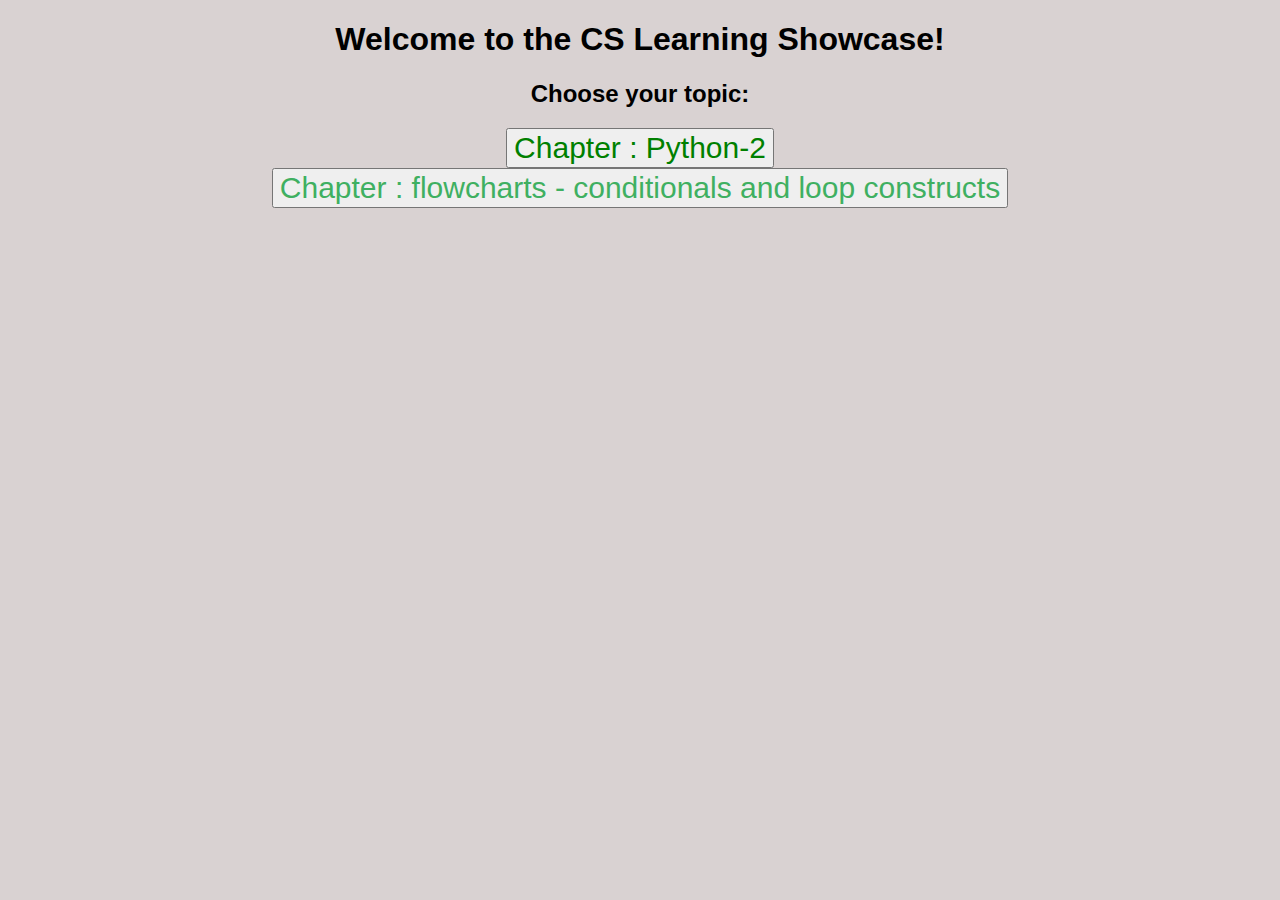
<file: index.html>
<!DOCTYPE html>
<html>
  <link rel="stylesheet" href="indexStyleCode.css">
    <title>
      Welcome to the CS Learning Showcase!
    </title>
    <head>
        <h1 style="font-family: Arial, Helvetica, sans-serif;">
            Welcome to the CS Learning Showcase!
        </h1>
        <h2 style="font-family: Arial, Helvetica, sans-serif;">
            Choose your topic:
        </h2>
    </head>
    <body>
        <div class="python">
            <a href="python.html">
                <button class="python2" onclick="alert('Opening python chapter...')" style="font-size: 30px;">
                    Chapter : Python-2
                </button>
            </a>
        </div>
        <div class="flowcharts">
            <a href="flowcharts.html">    
                <button class="flowcharts2" onclick="alert('Opening the flowcharts chapter...')" style="font-size: 30px;">
                    Chapter : flowcharts - conditionals and loop constructs
                </button>
            </a>
        </div>
    </body>
</html>
</file>
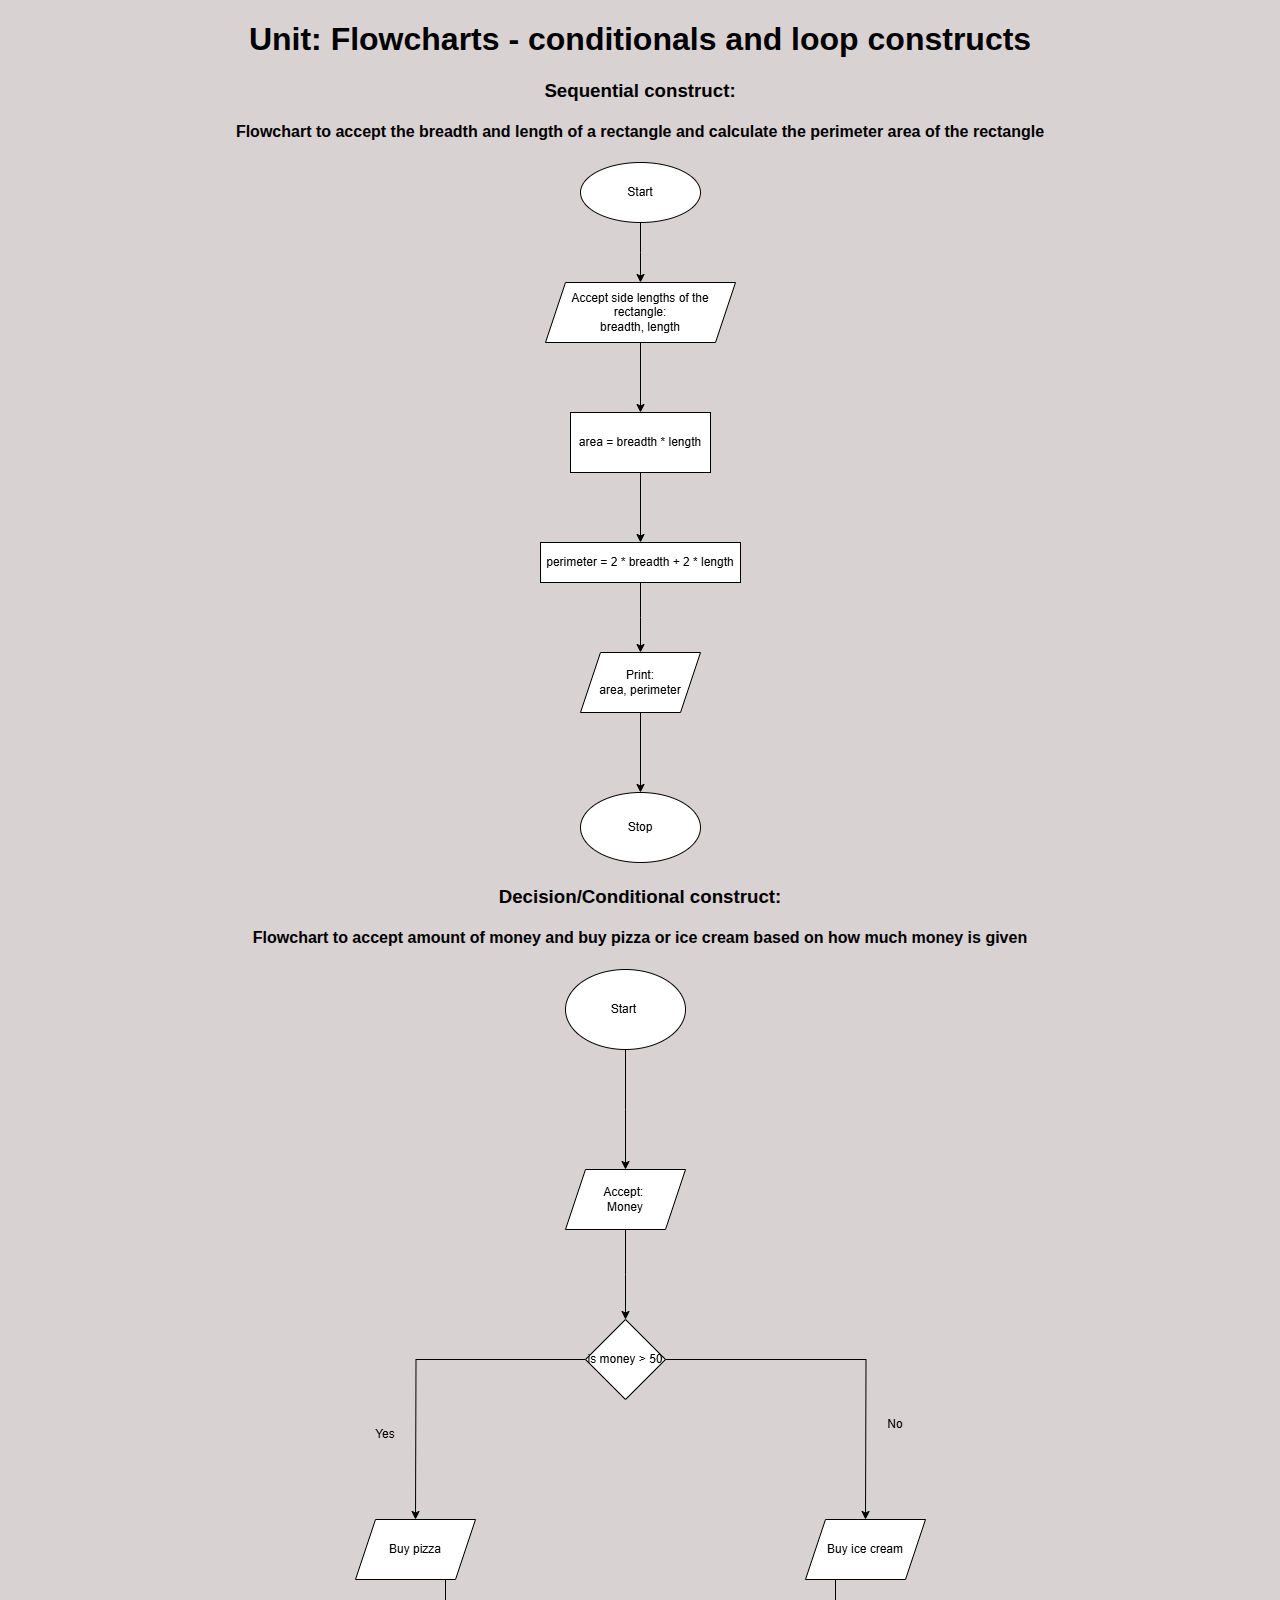
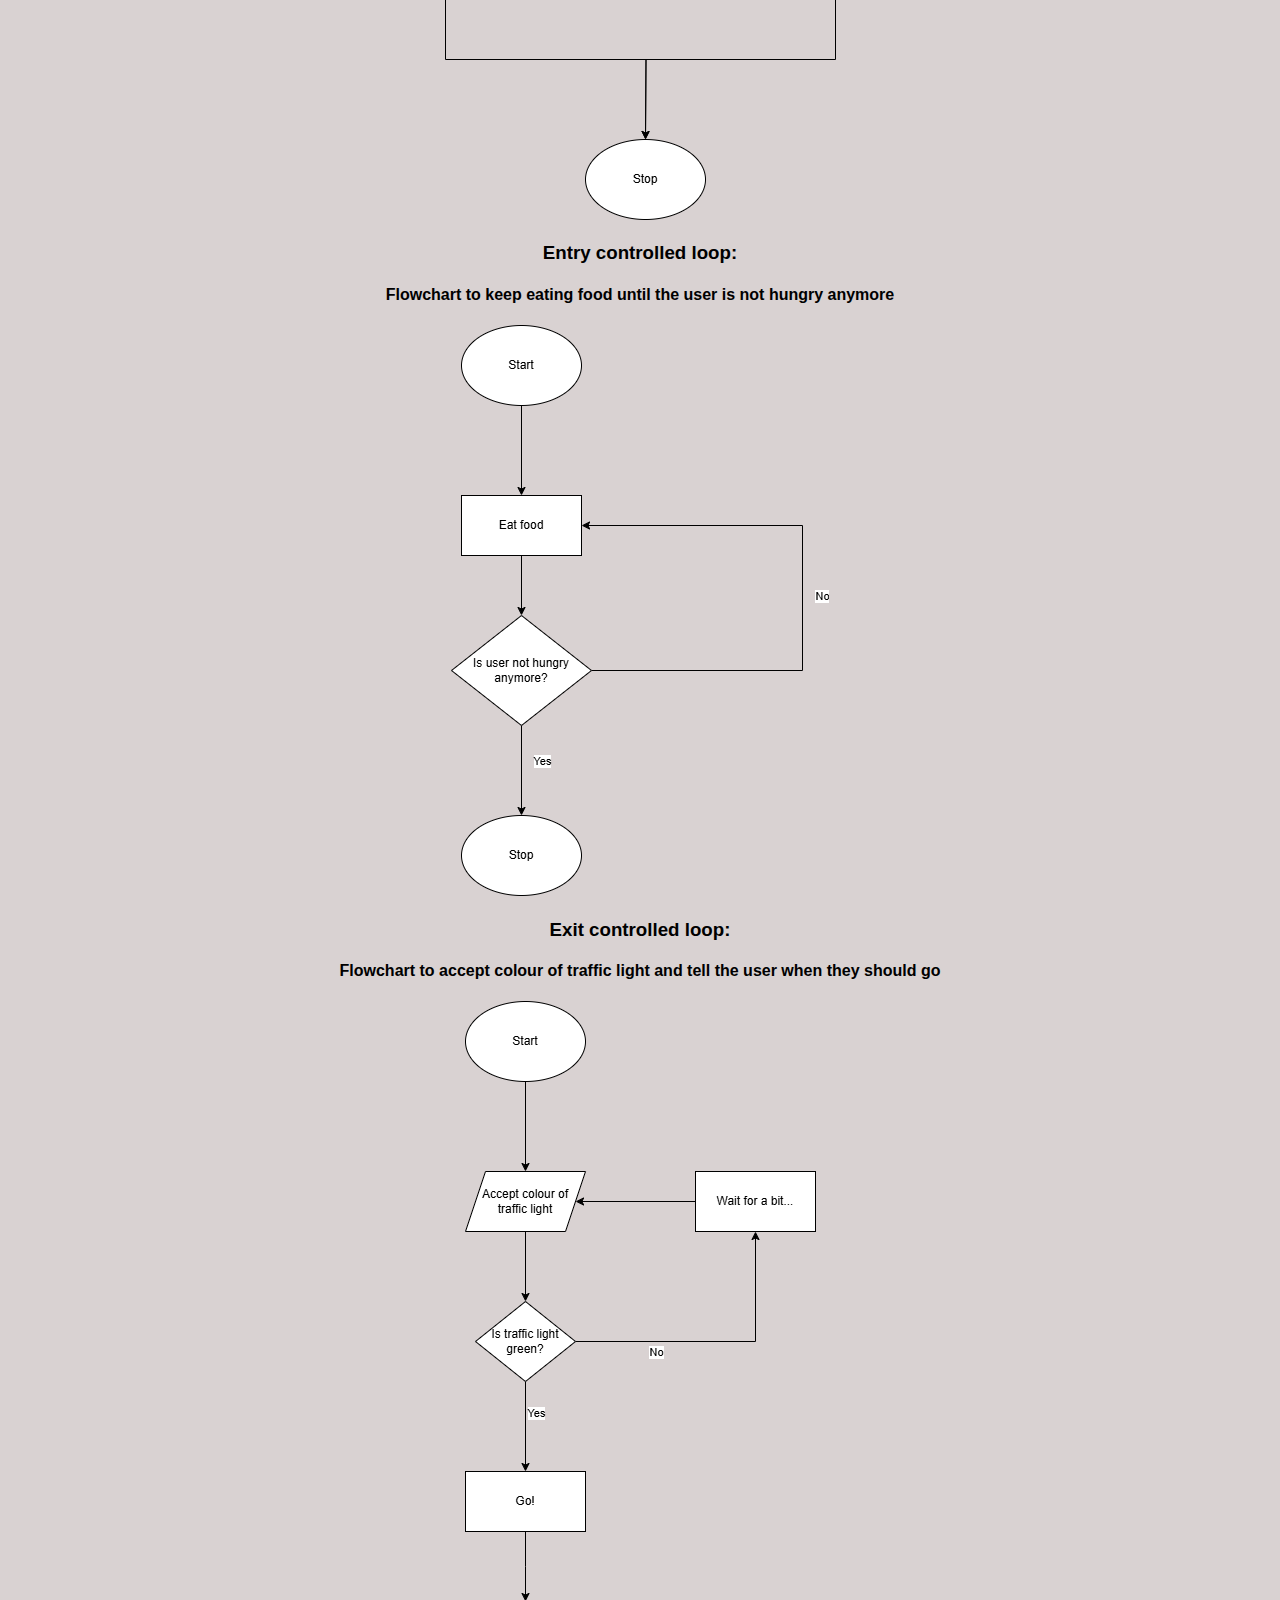
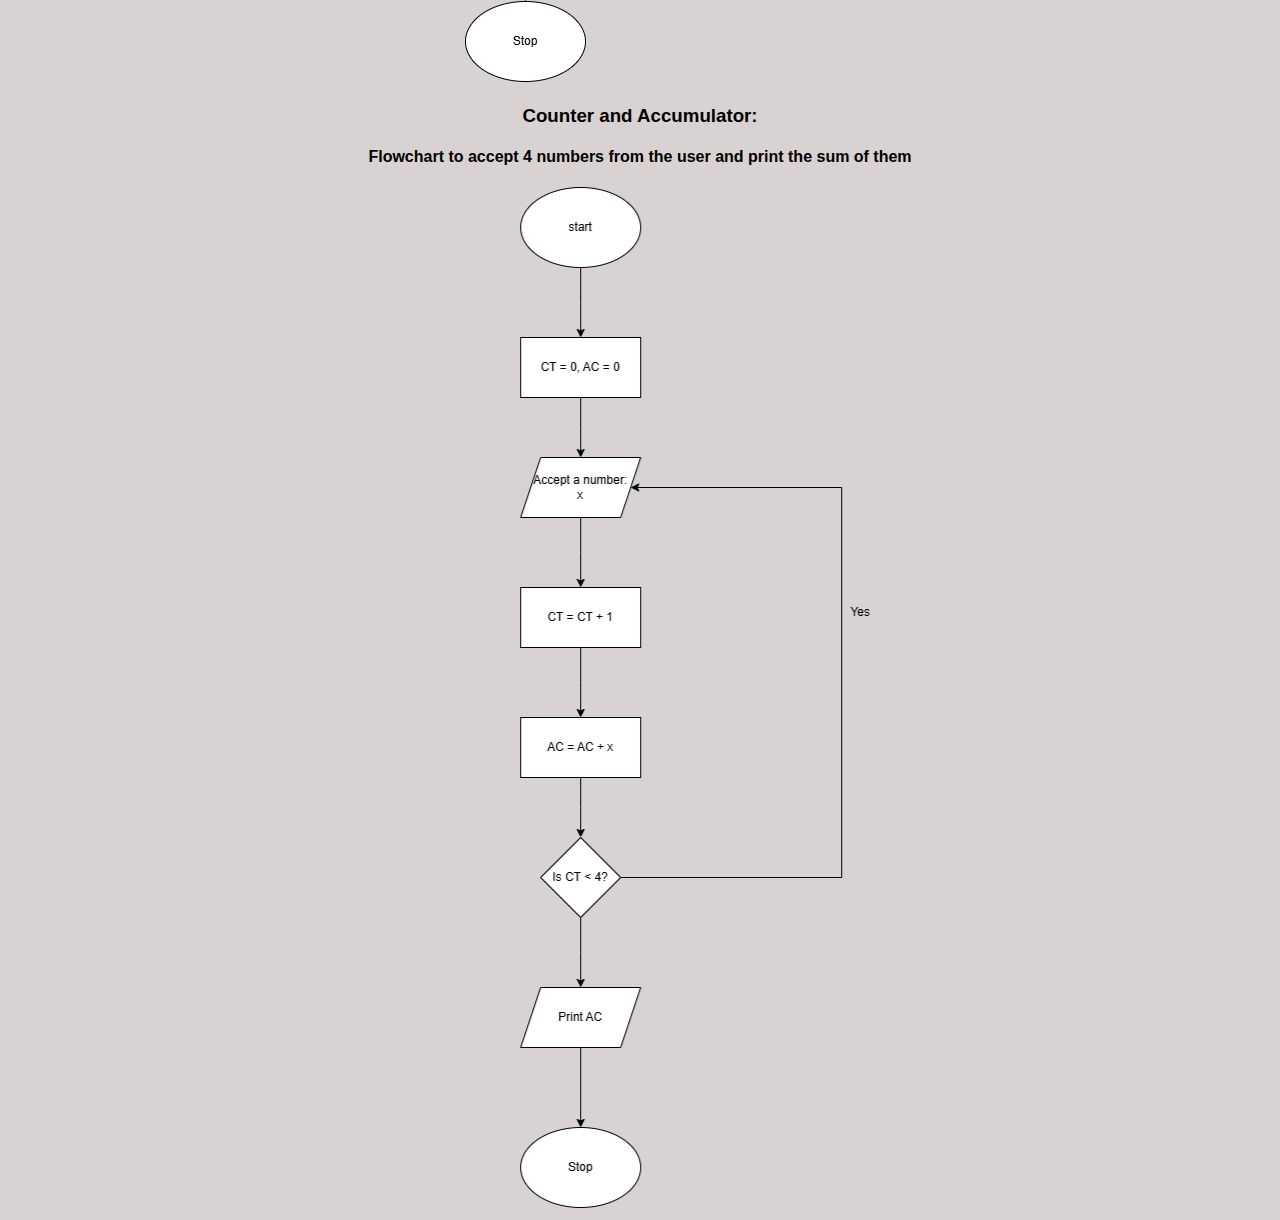
<file: flowcharts.html>
<!DOCTYPE html>
<html>
    <title>
        Unit: Flowcharts - conditionals and loop constructs
    </title>
    <link rel="stylesheet" href="flowchartsStyleCode.css">
    <h1>
        Unit: Flowcharts - conditionals and loop constructs
    </h1>
   <h3>
       Sequential construct:
   </h3>
    <h4>
        Flowchart to accept  the breadth and length of a rectangle and calculate the perimeter area of the rectangle
    </h4>
   <image src="sequentialConstruct.png"></image>
    <h3>
        Decision/Conditional construct:
    </h3>
    <h4>
        Flowchart to accept amount of money and buy pizza or ice cream based on how much money is given
    </h4>
    <image src="decesionOrConditionalConstruct.png"></image>
    <h3>
        Entry controlled loop:
    </h3>
    <h4>
        Flowchart to keep eating food until the user is not hungry anymore
    </h4>
    <image src="entrycontrolledloop.png"></image>
    <h3>
        Exit controlled loop:
    </h3>
    <h4>
        Flowchart to accept colour of traffic light and tell the user when they should go
    </h4>
    <image src="exitControlledLoop.png"></image>
    <h3>
        Counter and Accumulator:
    </h3>
    <h4>
        Flowchart to accept 4 numbers from the user and print the sum of them
    </h4>
    <image src="acAndCt.png"></image>
</html>
</file>
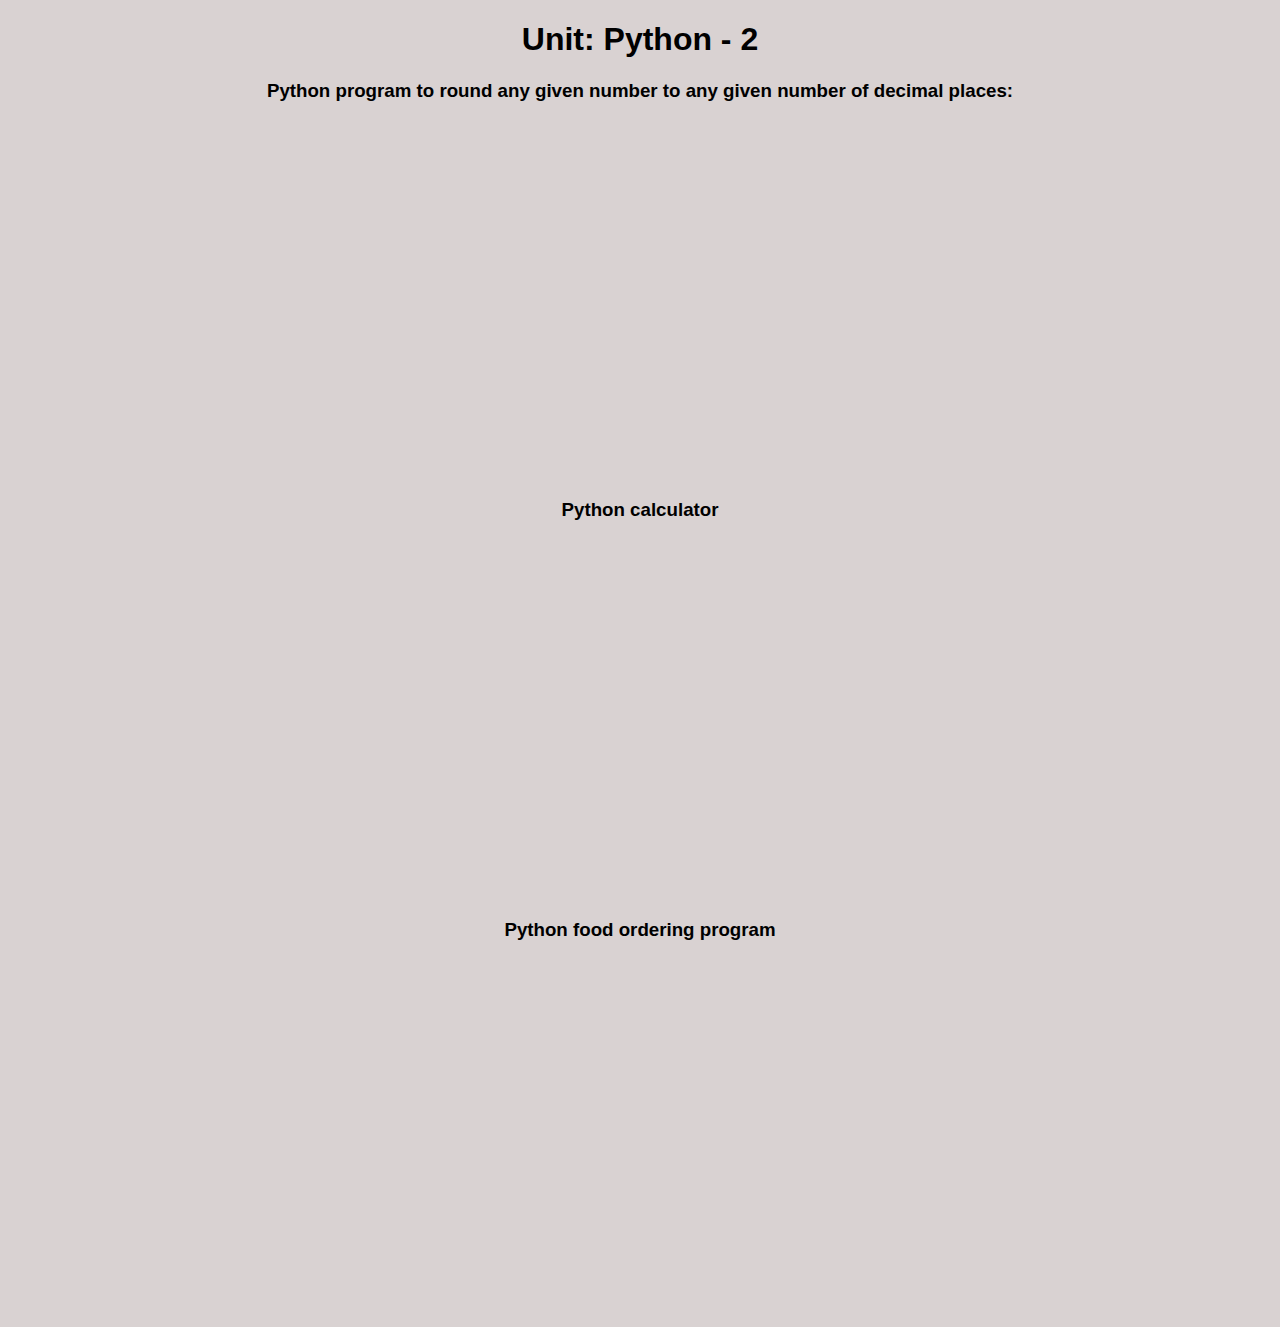
<file: python.html>
<!DOCTYPE html>
<html>
    <title>
        Unit: Python - 2
    </title>
    <link rel="stylesheet" href="pythonStyleCode.css">
    <h1>
        Unit: Python - 2
    </h1>
    <h3>
        Python program to round any given number to any given number of decimal places:
    </h3>
    <iframe src="https://trinket.io/embed/python/14001a6dde06" width="100%" height="356" frameborder="0" marginwidth="0" marginheight="0" allowfullscreen></iframe>
    <h3>
        Python calculator
    </h3>
    <iframe src="https://trinket.io/embed/python/132863f05e96" width="100%" height="356" frameborder="0" marginwidth="0" marginheight="0" allowfullscreen></iframe>
    <h3>
        Python food ordering program
    </h3>
    <iframe src="https://trinket.io/embed/python/006c7343c088" width="100%" height="356" frameborder="0" marginwidth="0" marginheight="0" allowfullscreen></iframe>
</html>
</file>
<file: indexStyleCode.css>
html {
    background-color: rgb(217, 210, 210);
    text-align: center;
}
.python2{
    color: rgb(0, 128, 0);
    text-align: center;
}
.flowcharts2{
    color: rgb(63, 176, 97);
    text-align: center;
}
</file>
<file: flowchartsStyleCode.css>
html {
    background-color: rgb(217, 210, 210);
    text-align: center;
    font-family: Arial, Helvetica, sans-serif;
}
</file>
<file: pythonStyleCode.css>
html {
    background-color: rgb(217, 210, 210);
    text-align: center;
    font-family: Arial, Helvetica, sans-serif;
}
</file>
